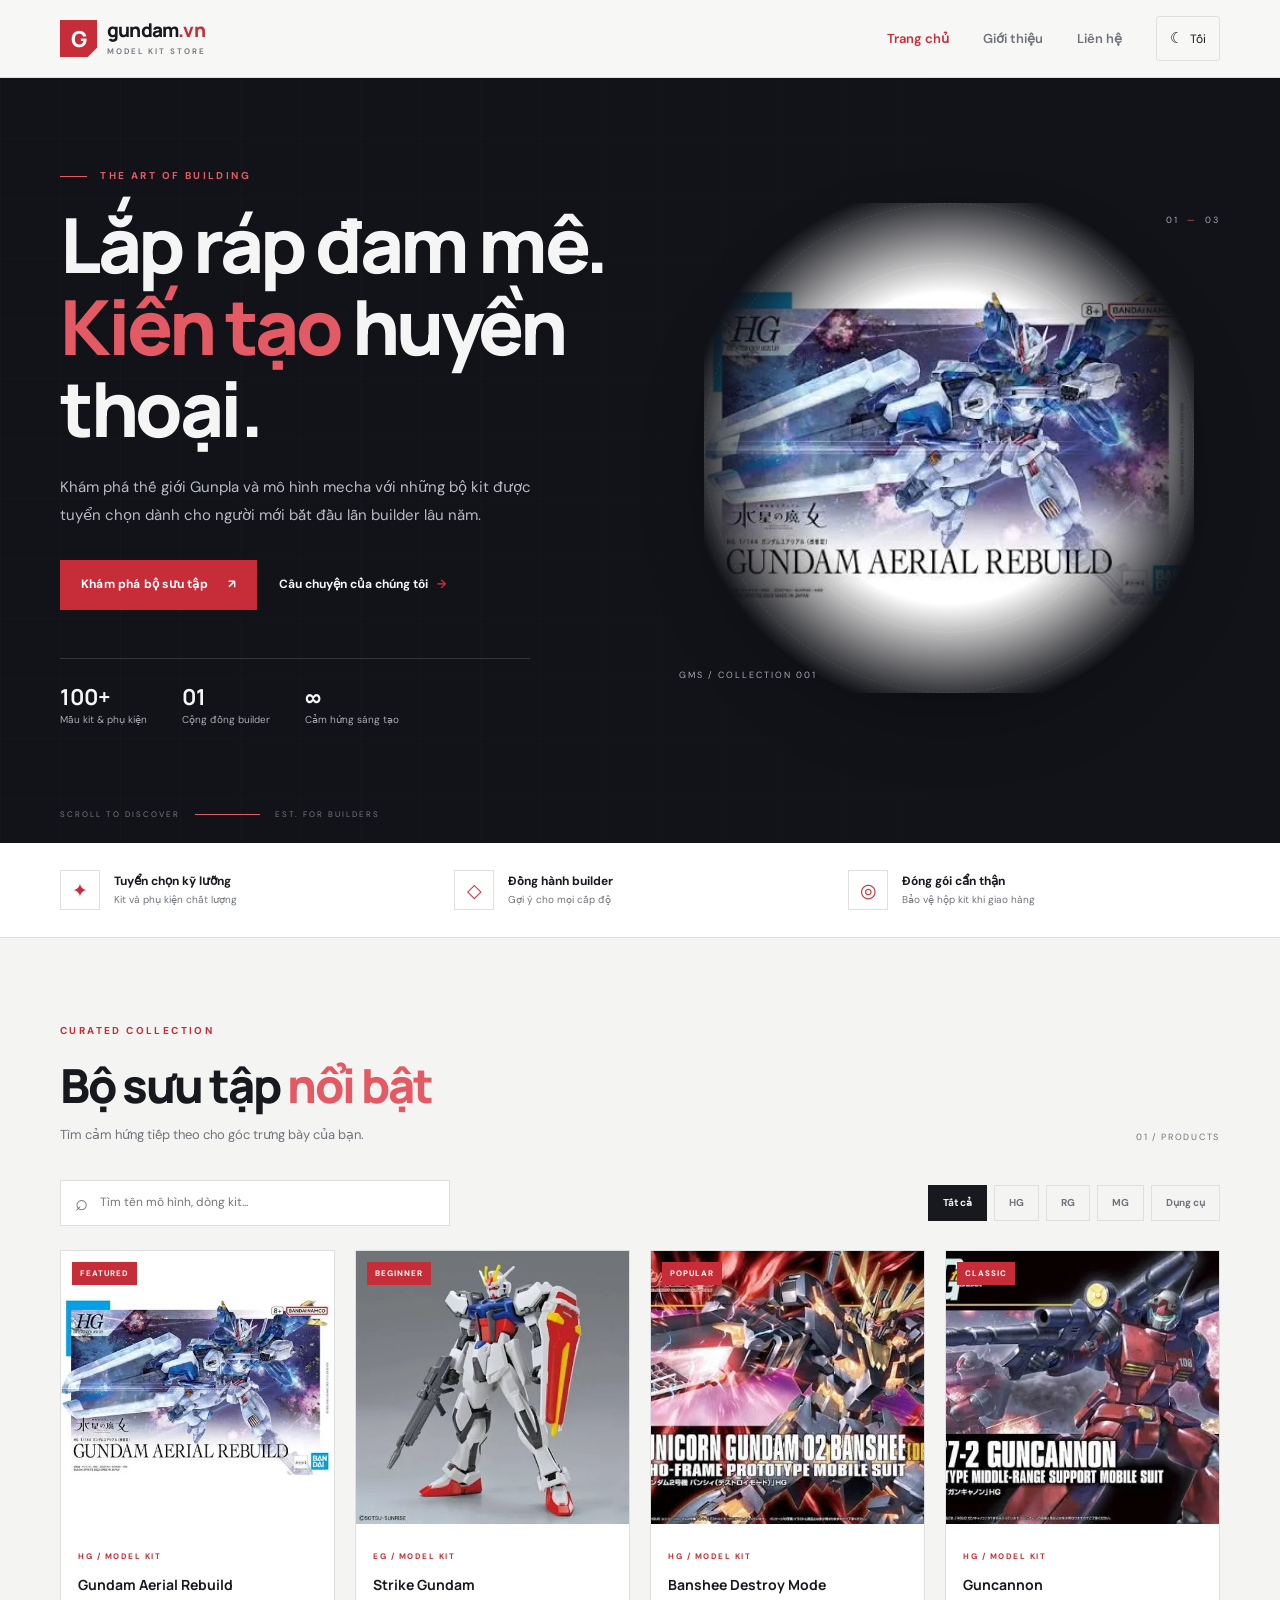
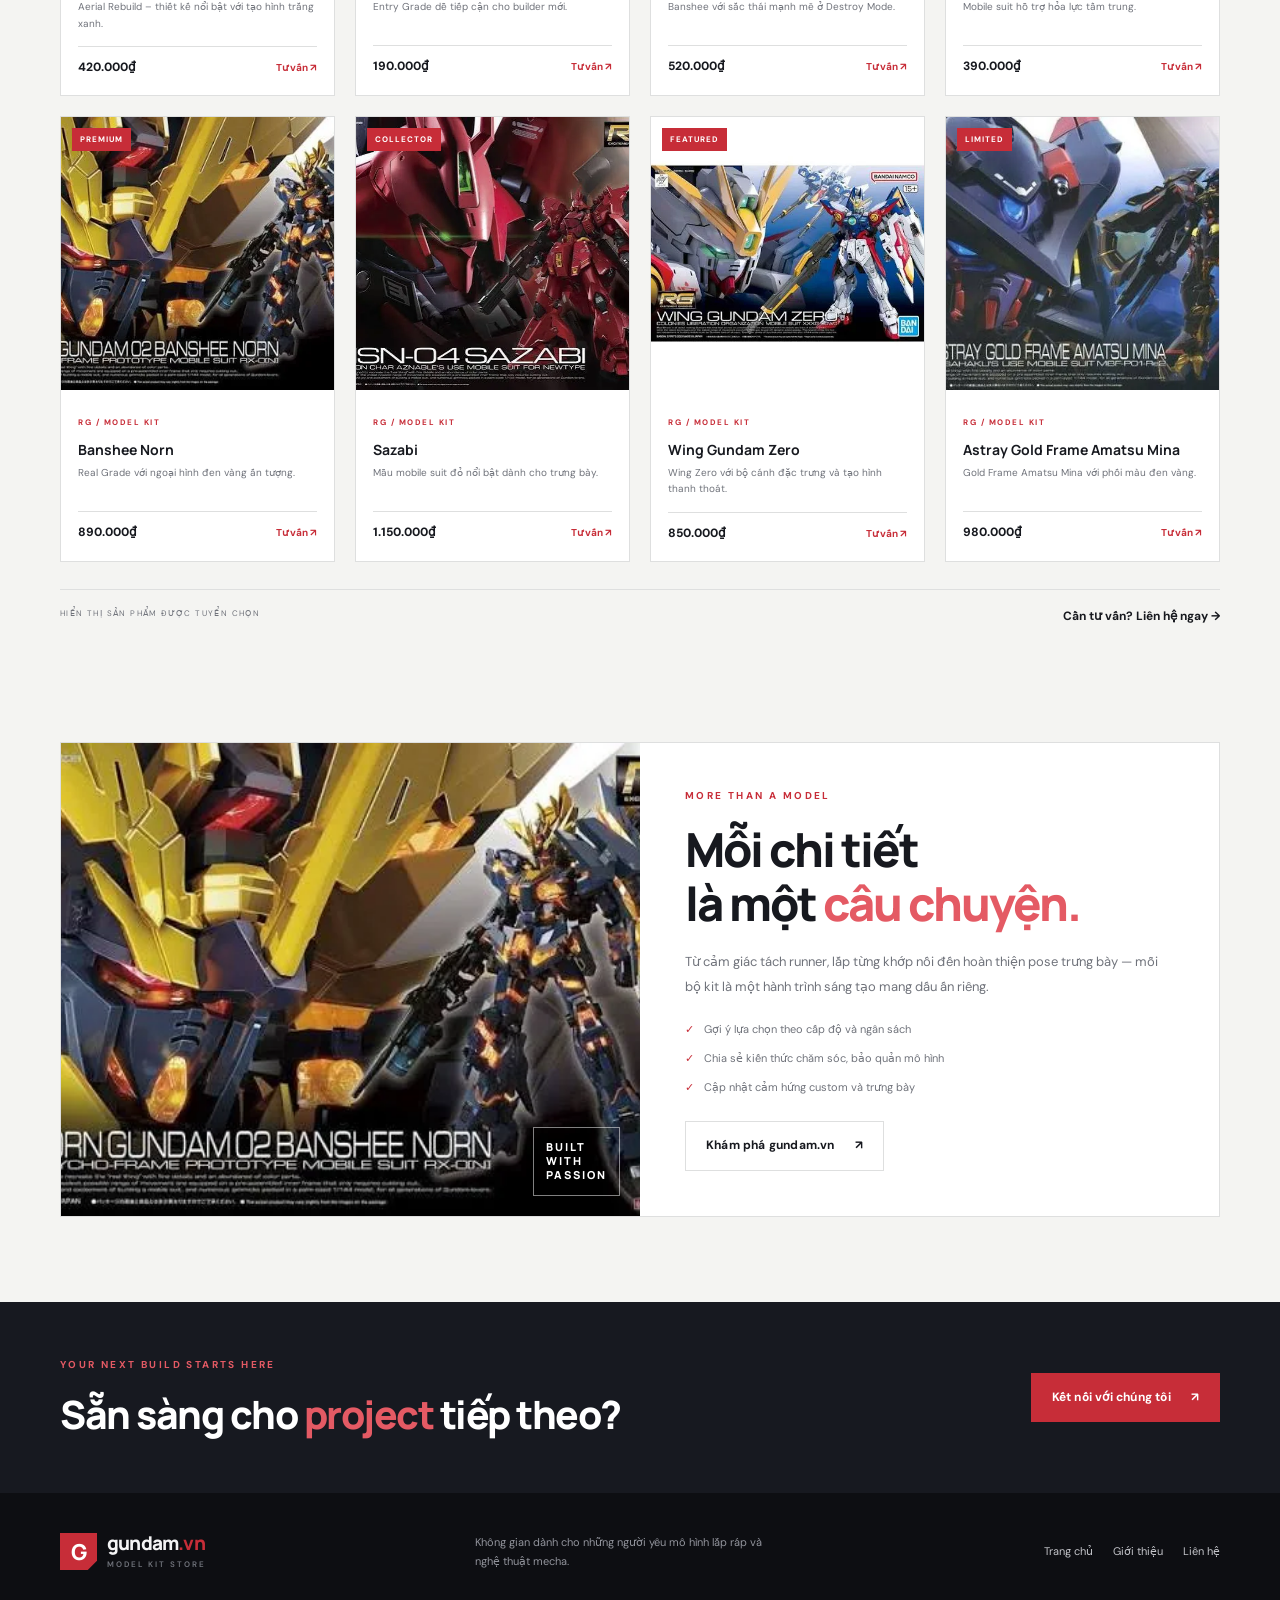
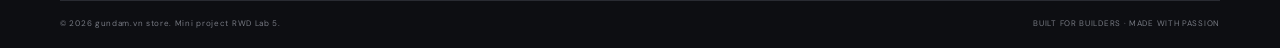
<file: index.html>
<!DOCTYPE html>
<html lang="vi">
<head>
  <meta charset="UTF-8">
  <meta name="viewport" content="width=device-width, initial-scale=1.0">
  <meta name="description" content="gundam.vn store - khám phá thế giới mô hình Gunpla, phụ kiện và dụng cụ lắp ráp dành cho người đam mê mecha.">
  <meta name="theme-color" content="#101116">
  <meta property="og:type" content="website">
  <meta property="og:title" content="gundam.vn store | Gunpla & Model Kit">
  <meta property="og:description" content="Chọn mô hình yêu thích. Bắt đầu hành trình lắp ráp của bạn.">
  <meta property="og:image" content="assets/img/optimized/aerial-rebuild.webp">
  <title>gundam.vn store | Gunpla & Model Kit</title>
  <link rel="icon" href="favicon.svg" type="image/svg+xml">
  <link rel="preconnect" href="https://fonts.googleapis.com">
  <link rel="preconnect" href="https://fonts.gstatic.com" crossorigin>
  <link href="https://fonts.googleapis.com/css2?family=DM+Sans:wght@400;500;600;700&family=Manrope:wght@400;500;600;700;800&display=swap" rel="stylesheet">
  <link rel="stylesheet" href="assets/css/styles.css">
  <script defer src="assets/js/app.js"></script>
</head>
<body>
  <header class="site-header">
    <div class="container nav-wrap">
      <a class="brand" href="index.html" aria-label="gundam.vn store trang chủ"><span class="brand-mark">G</span><span>gundam<span class="brand-dot">.vn</span><small>MODEL KIT STORE</small></span></a>
      <button class="menu-toggle" aria-label="Mở menu" aria-expanded="false"><span></span><span></span><span></span></button>
      <nav class="main-nav" aria-label="Điều hướng chính">
        <a class="active" href="index.html">Trang chủ</a><a href="pages/about.html">Giới thiệu</a><a href="pages/contact.html">Liên hệ</a>
        <button class="theme-toggle" type="button" aria-label="Bật hoặc tắt giao diện tối"><span class="theme-icon">☾</span><span class="theme-label">Giao diện</span></button>
      </nav>
    </div>
  </header>

  <main>
    <section class="hero">
      <div class="hero-grid"></div>
      <div class="container hero-inner">
        <div class="hero-copy">
          <p class="eyebrow"><span class="eyebrow-line"></span> THE ART OF BUILDING</p>
          <h1>Lắp ráp đam mê.<br><em>Kiến tạo</em> huyền thoại.</h1>
          <p class="hero-desc">Khám phá thế giới Gunpla và mô hình mecha với những bộ kit được tuyển chọn dành cho người mới bắt đầu lẫn builder lâu năm.</p>
          <div class="hero-actions"><a class="btn btn-primary" href="#collection">Khám phá bộ sưu tập <span>↗</span></a><a class="text-link" href="pages/about.html">Câu chuyện của chúng tôi <span>→</span></a></div>
          <div class="hero-meta"><div><strong>100+</strong><span>Mẫu kit & phụ kiện</span></div><div><strong>01</strong><span>Cộng đồng builder</span></div><div><strong>∞</strong><span>Cảm hứng sáng tạo</span></div></div>
        </div>
        <div class="hero-art"><div class="art-orbit orbit-one"></div><div class="art-orbit orbit-two"></div><div class="art-glow"></div><picture><source srcset="assets/img/optimized/aerial-rebuild.webp" type="image/webp"><img src="assets/img/original/aerial-rebuild.jpg" alt="Mô hình mecha lắp ráp tông trắng xanh cao cấp" fetchpriority="high"></picture><span class="art-caption">GMS / COLLECTION 001</span><span class="art-index">01<span>—</span>03</span></div>
      </div>
      <div class="hero-bottom container"><span>SCROLL TO DISCOVER</span><span class="scroll-line"></span><span>EST. FOR BUILDERS</span></div>
    </section>

    <section class="section trust-strip"><div class="container trust-grid"><div><span class="trust-icon">✦</span><p><strong>Tuyển chọn kỹ lưỡng</strong><small>Kit và phụ kiện chất lượng</small></p></div><div><span class="trust-icon">◇</span><p><strong>Đồng hành builder</strong><small>Gợi ý cho mọi cấp độ</small></p></div><div><span class="trust-icon">◎</span><p><strong>Đóng gói cẩn thận</strong><small>Bảo vệ hộp kit khi giao hàng</small></p></div></div></section>

    <section class="section collection-section" id="collection">
      <div class="container">
        <div class="section-heading"><div><p class="eyebrow">CURATED COLLECTION</p><h2>Bộ sưu tập <em>nổi bật</em></h2><p class="section-desc">Tìm cảm hứng tiếp theo cho góc trưng bày của bạn.</p></div><span class="section-count">01 / PRODUCTS</span></div>
        <div class="catalog-tools"><label class="search-box"><span>⌕</span><input id="productSearch" type="search" placeholder="Tìm tên mô hình, dòng kit..." aria-label="Tìm kiếm sản phẩm"></label><div class="filter-group" role="group" aria-label="Lọc danh mục"><button class="filter-btn active" data-category="all">Tất cả</button><button class="filter-btn" data-category="hg">HG</button><button class="filter-btn" data-category="rg">RG</button><button class="filter-btn" data-category="mg">MG</button><button class="filter-btn" data-category="tool">Dụng cụ</button></div></div>
        <div class="product-grid" id="productGrid" aria-live="polite"></div>
        <p class="empty-state" id="emptyState" hidden>Không tìm thấy sản phẩm phù hợp. Hãy thử từ khóa khác nhé.</p>
        <div class="collection-foot"><span>HIỂN THỊ SẢN PHẨM ĐƯỢC TUYỂN CHỌN</span><a class="text-link" href="pages/contact.html">Cần tư vấn? Liên hệ ngay →</a></div>
      </div>
    </section>

    <section class="feature-section section"><div class="container feature-panel"><div class="feature-image"><picture><source srcset="assets/img/optimized/rg-banshee-norn.webp" type="image/webp"><img src="assets/img/original/rg-banshee-norn.jpg" loading="lazy" alt="Mô hình mecha màu đen và vàng phong cách sưu tầm"></picture><span class="feature-stamp">BUILT<br>WITH<br>PASSION</span></div><div class="feature-copy"><p class="eyebrow">MORE THAN A MODEL</p><h2>Mỗi chi tiết<br>là một <em>câu chuyện.</em></h2><p>Từ cảm giác tách runner, lắp từng khớp nối đến hoàn thiện pose trưng bày — mỗi bộ kit là một hành trình sáng tạo mang dấu ấn riêng.</p><ul class="check-list"><li>Gợi ý lựa chọn theo cấp độ và ngân sách</li><li>Chia sẻ kiến thức chăm sóc, bảo quản mô hình</li><li>Cập nhật cảm hứng custom và trưng bày</li></ul><a class="btn btn-outline" href="pages/about.html">Khám phá gundam.vn <span>↗</span></a></div></div></section>

    <section class="cta-section"><div class="container cta-inner"><div><p class="eyebrow">YOUR NEXT BUILD STARTS HERE</p><h2>Sẵn sàng cho <em>project</em> tiếp theo?</h2></div><a class="btn btn-primary" href="pages/contact.html">Kết nối với chúng tôi <span>↗</span></a></div></section>
  </main>
  <footer class="site-footer"><div class="container footer-main"><a class="brand" href="index.html"><span class="brand-mark">G</span><span>gundam<span class="brand-dot">.vn</span><small>MODEL KIT STORE</small></span></a><p>Không gian dành cho những người yêu mô hình lắp ráp và nghệ thuật mecha.</p><div class="footer-links"><a href="index.html">Trang chủ</a><a href="pages/about.html">Giới thiệu</a><a href="pages/contact.html">Liên hệ</a></div></div><div class="container footer-bottom"><span>© 2026 gundam.vn store. Mini project RWD Lab 5.</span><span>BUILT FOR BUILDERS · MADE WITH PASSION</span></div></footer>
  <button class="back-to-top" id="backToTop" aria-label="Lên đầu trang">↑</button>
</body>
</html>
</file>
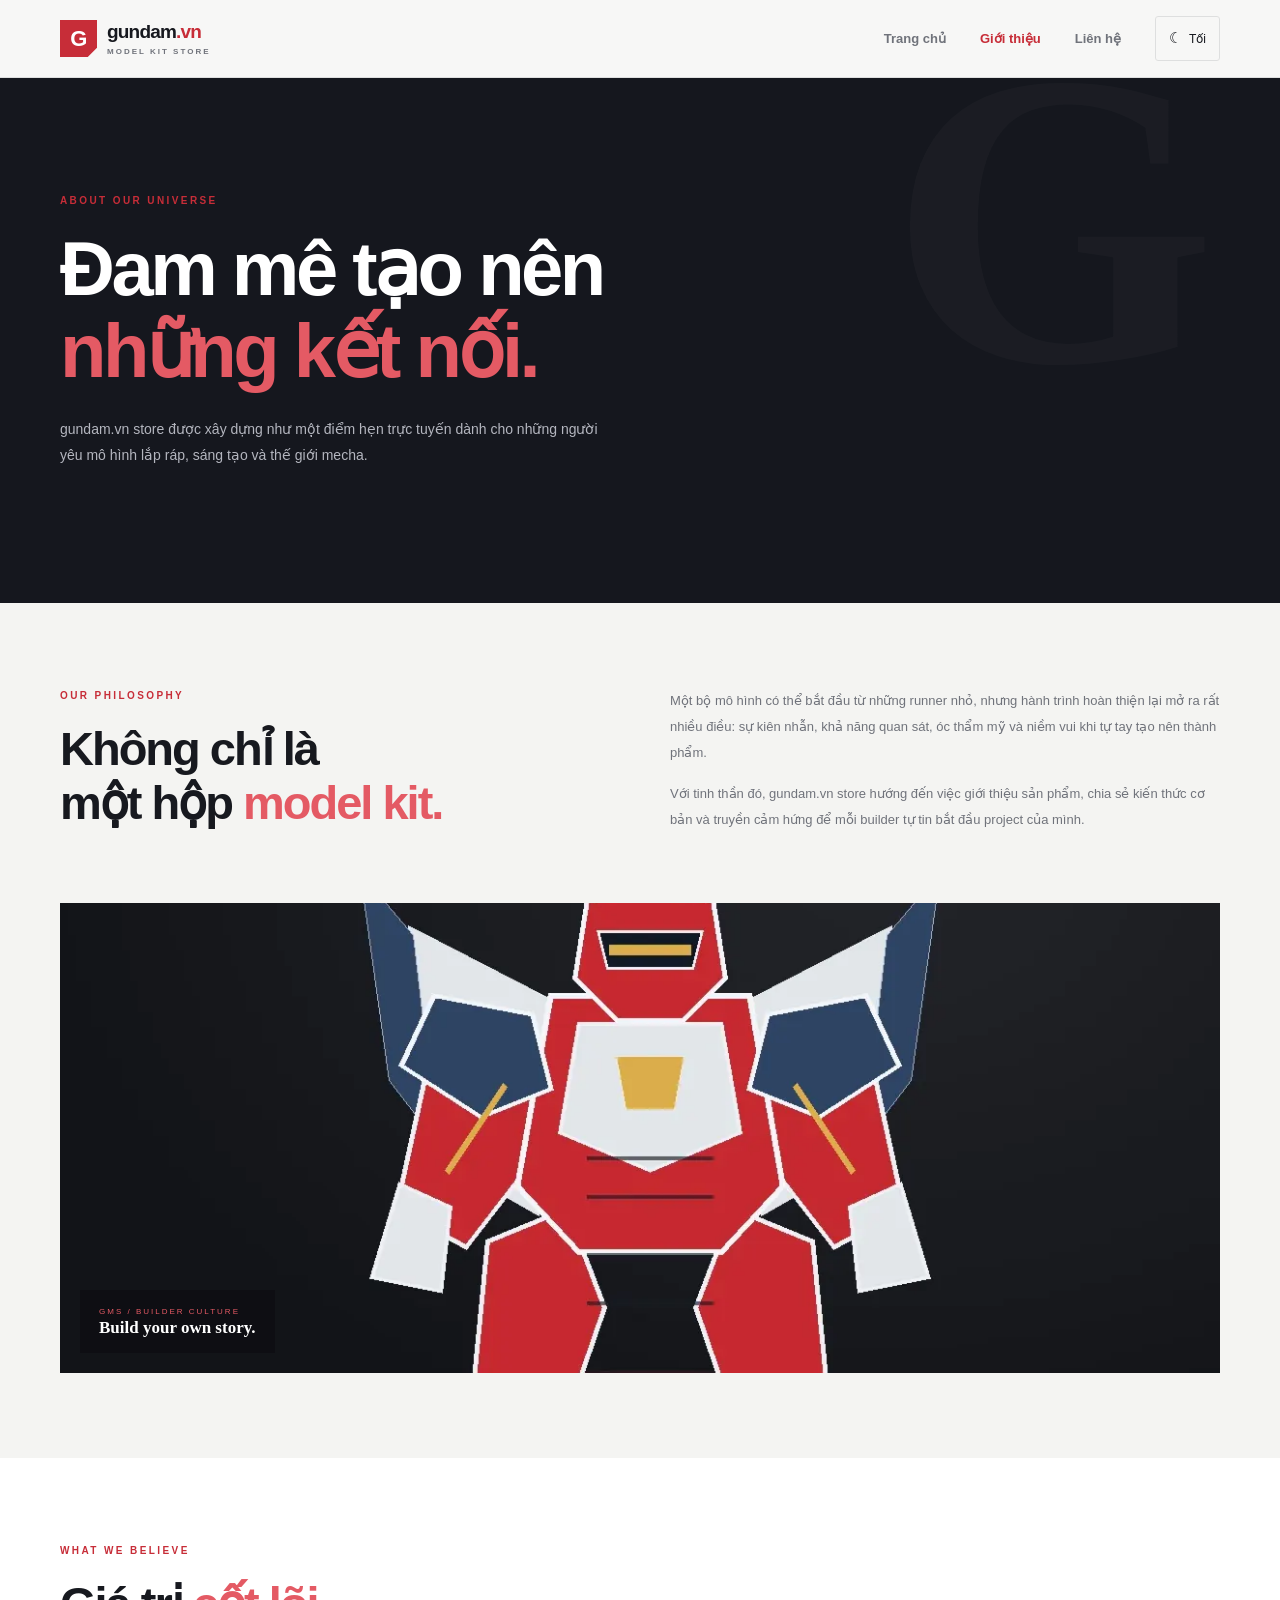
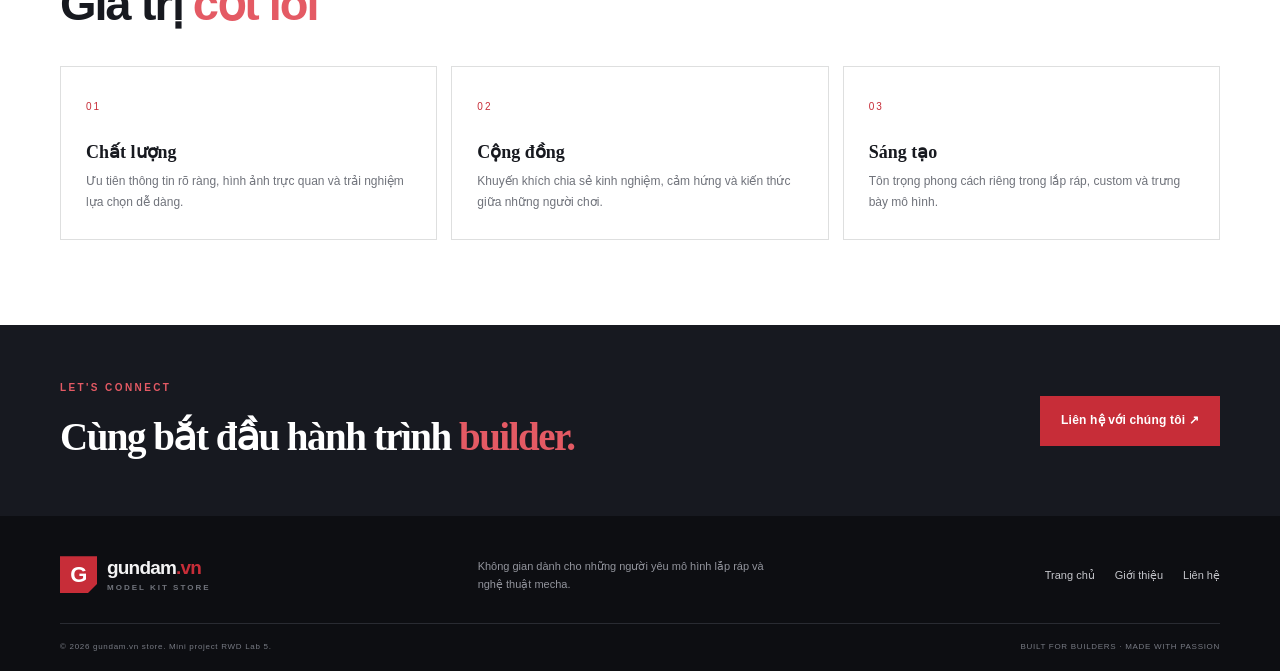
<file: pages/about.html>
<!DOCTYPE html>
<html lang="vi">
<head>
  <meta charset="UTF-8"><meta name="viewport" content="width=device-width, initial-scale=1.0">
  <meta name="description" content="Tìm hiểu câu chuyện, giá trị và định hướng của gundam.vn store - không gian dành cho cộng đồng Gunpla.">
  <meta property="og:type" content="website"><meta property="og:title" content="Giới thiệu | gundam.vn store"><meta property="og:description" content="Một không gian dành cho những người yêu mô hình lắp ráp."><meta property="og:image" content="../assets/img/optimized/rg-wing-zero.webp">
  <title>Giới thiệu | gundam.vn store</title><link rel="icon" href="../favicon.svg" type="image/svg+xml"><link rel="stylesheet" href="../assets/css/styles.css"><script defer src="../assets/js/app.js"></script>
</head>
<body>
<header class="site-header"><div class="container nav-wrap"><a class="brand" href="../index.html"><span class="brand-mark">G</span><span>gundam<span class="brand-dot">.vn</span><small>MODEL KIT STORE</small></span></a><button class="menu-toggle" aria-label="Mở menu" aria-expanded="false"><span></span><span></span><span></span></button><nav class="main-nav"><a href="../index.html">Trang chủ</a><a class="active" href="about.html">Giới thiệu</a><a href="contact.html">Liên hệ</a><button class="theme-toggle" type="button" aria-label="Bật hoặc tắt giao diện tối"><span class="theme-icon">☾</span><span class="theme-label">Giao diện</span></button></nav></div></header>
<main><section class="page-hero"><div class="container"><p class="eyebrow">ABOUT OUR UNIVERSE</p><h1>Đam mê tạo nên<br><em>những kết nối.</em></h1><p>gundam.vn store được xây dựng như một điểm hẹn trực tuyến dành cho những người yêu mô hình lắp ráp, sáng tạo và thế giới mecha.</p></div></section>
<section class="section about-story"><div class="container about-grid"><div><p class="eyebrow">OUR PHILOSOPHY</p><h2>Không chỉ là<br>một hộp <em>model kit.</em></h2></div><div class="story-copy"><p>Một bộ mô hình có thể bắt đầu từ những runner nhỏ, nhưng hành trình hoàn thiện lại mở ra rất nhiều điều: sự kiên nhẫn, khả năng quan sát, óc thẩm mỹ và niềm vui khi tự tay tạo nên thành phẩm.</p><p>Với tinh thần đó, gundam.vn store hướng đến việc giới thiệu sản phẩm, chia sẻ kiến thức cơ bản và truyền cảm hứng để mỗi builder tự tin bắt đầu project của mình.</p></div></div><div class="container about-image"><picture><source srcset="../assets/img/optimized/unit-03.webp" type="image/webp"><img src="../assets/img/original/rg-wing-zero.jpg" loading="lazy" alt="Mô hình mecha đỏ trắng trong bộ sưu tập"></picture><div class="image-note"><span>GMS / BUILDER CULTURE</span><strong>Build your own story.</strong></div></div></section>
<section class="section values-section"><div class="container"><div class="section-heading"><div><p class="eyebrow">WHAT WE BELIEVE</p><h2>Giá trị <em>cốt lõi</em></h2></div></div><div class="values-grid"><article class="value-card"><span>01</span><h3>Chất lượng</h3><p>Ưu tiên thông tin rõ ràng, hình ảnh trực quan và trải nghiệm lựa chọn dễ dàng.</p></article><article class="value-card"><span>02</span><h3>Cộng đồng</h3><p>Khuyến khích chia sẻ kinh nghiệm, cảm hứng và kiến thức giữa những người chơi.</p></article><article class="value-card"><span>03</span><h3>Sáng tạo</h3><p>Tôn trọng phong cách riêng trong lắp ráp, custom và trưng bày mô hình.</p></article></div></div></section>
<section class="cta-section"><div class="container cta-inner"><div><p class="eyebrow">LET'S CONNECT</p><h2>Cùng bắt đầu hành trình <em>builder.</em></h2></div><a class="btn btn-primary" href="contact.html">Liên hệ với chúng tôi ↗</a></div></section></main>
<footer class="site-footer"><div class="container footer-main"><a class="brand" href="../index.html"><span class="brand-mark">G</span><span>gundam<span class="brand-dot">.vn</span><small>MODEL KIT STORE</small></span></a><p>Không gian dành cho những người yêu mô hình lắp ráp và nghệ thuật mecha.</p><div class="footer-links"><a href="../index.html">Trang chủ</a><a href="about.html">Giới thiệu</a><a href="contact.html">Liên hệ</a></div></div><div class="container footer-bottom"><span>© 2026 gundam.vn store. Mini project RWD Lab 5.</span><span>BUILT FOR BUILDERS · MADE WITH PASSION</span></div></footer><button class="back-to-top" id="backToTop" aria-label="Lên đầu trang">↑</button>
</body></html>
</file>
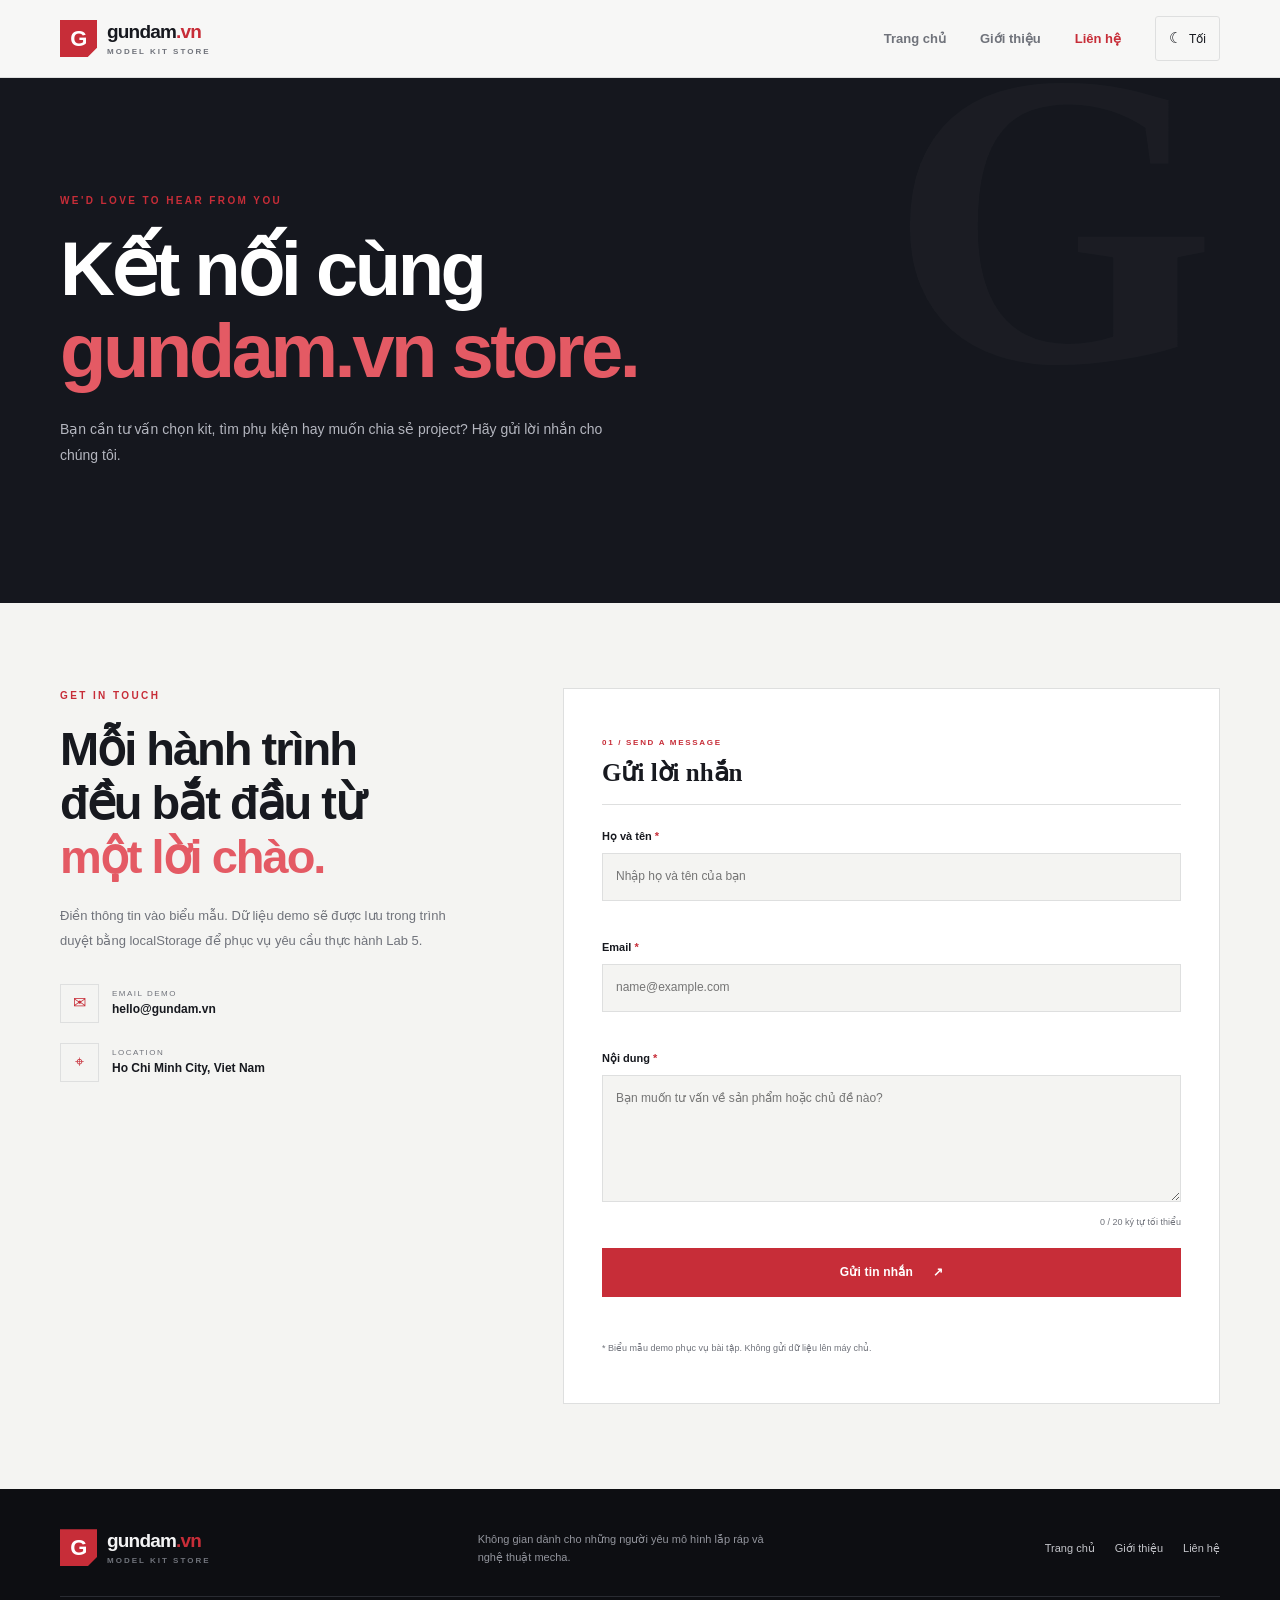
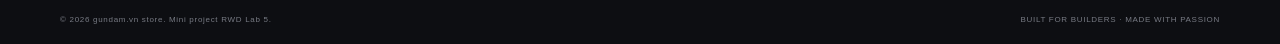
<file: pages/contact.html>
<!DOCTYPE html>
<html lang="vi">
<head>
<meta charset="UTF-8"><meta name="viewport" content="width=device-width, initial-scale=1.0">
<meta name="description" content="Liên hệ gundam.vn store để được tư vấn chọn Gunpla, phụ kiện và dụng cụ lắp ráp phù hợp.">
<meta property="og:type" content="website"><meta property="og:title" content="Liên hệ | gundam.vn store"><meta property="og:description" content="Gửi câu hỏi hoặc yêu cầu tư vấn cho gundam.vn store."><meta property="og:image" content="../assets/img/optimized/aerial-rebuild.webp">
<title>Liên hệ | gundam.vn store</title><link rel="icon" href="../favicon.svg" type="image/svg+xml"><link rel="stylesheet" href="../assets/css/styles.css"><script defer src="../assets/js/app.js"></script>
</head>
<body>
<header class="site-header"><div class="container nav-wrap"><a class="brand" href="../index.html"><span class="brand-mark">G</span><span>gundam<span class="brand-dot">.vn</span><small>MODEL KIT STORE</small></span></a><button class="menu-toggle" aria-label="Mở menu" aria-expanded="false"><span></span><span></span><span></span></button><nav class="main-nav"><a href="../index.html">Trang chủ</a><a href="about.html">Giới thiệu</a><a class="active" href="contact.html">Liên hệ</a><button class="theme-toggle" type="button" aria-label="Bật hoặc tắt giao diện tối"><span class="theme-icon">☾</span><span class="theme-label">Giao diện</span></button></nav></div></header>
<main><section class="page-hero contact-hero"><div class="container"><p class="eyebrow">WE'D LOVE TO HEAR FROM YOU</p><h1>Kết nối cùng<br><em>gundam.vn store.</em></h1><p>Bạn cần tư vấn chọn kit, tìm phụ kiện hay muốn chia sẻ project? Hãy gửi lời nhắn cho chúng tôi.</p></div></section>
<section class="section contact-section"><div class="container contact-layout"><div class="contact-aside"><p class="eyebrow">GET IN TOUCH</p><h2>Mỗi hành trình<br>đều bắt đầu từ<br><em>một lời chào.</em></h2><p>Điền thông tin vào biểu mẫu. Dữ liệu demo sẽ được lưu trong trình duyệt bằng localStorage để phục vụ yêu cầu thực hành Lab 5.</p><div class="contact-detail"><span>✉</span><div><small>EMAIL DEMO</small><strong>hello@gundam.vn</strong></div></div><div class="contact-detail"><span>⌖</span><div><small>LOCATION</small><strong>Ho Chi Minh City, Viet Nam</strong></div></div></div>
<form class="contact-form" id="contactForm" novalidate><div class="form-heading"><span>01 / SEND A MESSAGE</span><h3>Gửi lời nhắn</h3></div><div class="form-field"><label for="fullName">Họ và tên <b>*</b></label><input id="fullName" name="fullName" type="text" placeholder="Nhập họ và tên của bạn"><small class="field-error" id="nameError"></small></div><div class="form-field"><label for="email">Email <b>*</b></label><input id="email" name="email" type="email" placeholder="name@example.com"><small class="field-error" id="emailError"></small></div><div class="form-field"><label for="message">Nội dung <b>*</b></label><textarea id="message" name="message" rows="5" placeholder="Bạn muốn tư vấn về sản phẩm hoặc chủ đề nào?"></textarea><div class="field-foot"><small class="field-error" id="messageError"></small><small id="charCount">0 / 20 ký tự tối thiểu</small></div></div><button class="btn btn-primary submit-btn" type="submit">Gửi tin nhắn <span>↗</span></button><p class="form-status" id="formStatus" role="status" aria-live="polite"></p><p class="privacy-note">* Biểu mẫu demo phục vụ bài tập. Không gửi dữ liệu lên máy chủ.</p></form></div></section></main>
<footer class="site-footer"><div class="container footer-main"><a class="brand" href="../index.html"><span class="brand-mark">G</span><span>gundam<span class="brand-dot">.vn</span><small>MODEL KIT STORE</small></span></a><p>Không gian dành cho những người yêu mô hình lắp ráp và nghệ thuật mecha.</p><div class="footer-links"><a href="../index.html">Trang chủ</a><a href="about.html">Giới thiệu</a><a href="contact.html">Liên hệ</a></div></div><div class="container footer-bottom"><span>© 2026 gundam.vn store. Mini project RWD Lab 5.</span><span>BUILT FOR BUILDERS · MADE WITH PASSION</span></div></footer><button class="back-to-top" id="backToTop" aria-label="Lên đầu trang">↑</button>
</body></html>
</file>
<file: assets/css/styles.css>
/* gundam.vn store — RWD Lab 5 | Mobile-first responsive styles */
:root{--bg:#f4f4f2;--surface:#fff;--text:#17191f;--muted:#70737b;--line:#dedfdf;--accent:#c72d38;--accent-dark:#9e1e29;--soft:#ececea;--header:rgba(248,248,246,.88);--shadow:0 18px 50px rgba(20,22,28,.09);--radius:4px}
body.dark{--bg:#101116;--surface:#181a21;--text:#f1f1f2;--muted:#a3a5ad;--line:#30323b;--accent:#e14a54;--accent-dark:#bd303b;--soft:#22242c;--header:rgba(16,17,22,.9);--shadow:0 18px 50px rgba(0,0,0,.28)}
*{box-sizing:border-box}html{scroll-behavior:smooth;scroll-padding-top:90px}body{margin:0;background:var(--bg);color:var(--text);font-family:"DM Sans",Arial,sans-serif;line-height:1.65;transition:background .25s,color .25s}img{display:block;max-width:100%}a{color:inherit;text-decoration:none}button,input,textarea{font:inherit}.container{width:min(1160px,calc(100% - 40px));margin-inline:auto}.site-header{height:78px;position:sticky;top:0;z-index:50;background:var(--header);backdrop-filter:blur(18px);border-bottom:1px solid var(--line)}.nav-wrap{height:100%;display:flex;align-items:center;justify-content:space-between}.brand{display:flex;align-items:center;gap:10px;font-family:Manrope,sans-serif;font-weight:800;font-size:19px;letter-spacing:-.8px;line-height:1}.brand-mark{width:37px;height:37px;background:var(--accent);color:#fff;display:grid;place-items:center;font-size:22px;font-weight:800;clip-path:polygon(0 0,100% 0,100% 75%,75% 100%,0 100%)}.brand-dot{color:var(--accent)}.brand small{display:block;font:600 8px "DM Sans",sans-serif;letter-spacing:2px;color:var(--muted);margin-top:6px}.main-nav{display:none;align-items:center;gap:34px}.main-nav>a{font-size:13px;color:var(--muted);font-weight:600;transition:color .2s}.main-nav>a:hover,.main-nav>a.active{color:var(--accent)}.theme-toggle{border:1px solid var(--line);background:transparent;color:var(--text);padding:9px 13px;font-size:12px;cursor:pointer;border-radius:3px}.theme-icon{font-size:15px;margin-right:7px}.menu-toggle{width:42px;height:42px;border:1px solid var(--line);background:transparent;display:flex;flex-direction:column;justify-content:center;align-items:center;gap:5px;cursor:pointer}.menu-toggle span{width:17px;height:1.5px;background:var(--text);transition:.2s}.menu-toggle[aria-expanded=true] span:first-child{transform:translateY(6.5px) rotate(45deg)}.menu-toggle[aria-expanded=true] span:nth-child(2){opacity:0}.menu-toggle[aria-expanded=true] span:last-child{transform:translateY(-6.5px) rotate(-45deg)}.main-nav.is-open{display:flex;position:absolute;top:77px;left:0;right:0;padding:22px 20px 26px;background:var(--surface);border-bottom:1px solid var(--line);box-shadow:var(--shadow);flex-direction:column;align-items:stretch;gap:18px}.main-nav.is-open a{padding:5px 0}.main-nav.is-open .theme-toggle{align-self:flex-start}
.hero{position:relative;overflow:hidden;background:#111319;color:#f5f5f6;min-height:650px}.hero-grid{position:absolute;inset:0;opacity:.12;background-image:linear-gradient(rgba(255,255,255,.12) 1px,transparent 1px),linear-gradient(90deg,rgba(255,255,255,.12) 1px,transparent 1px);background-size:60px 60px;mask-image:linear-gradient(90deg,black,transparent)}.hero-inner{position:relative;display:grid;grid-template-columns:1fr;align-items:center;gap:20px;padding-top:78px;padding-bottom:70px}.hero-copy{z-index:2}.eyebrow{font-size:10px;font-weight:700;letter-spacing:2.4px;color:var(--accent);margin:0 0 18px}.hero .eyebrow{color:#e65a64}.eyebrow-line{display:inline-block;width:27px;height:1px;background:currentColor;vertical-align:middle;margin-right:9px}.hero h1,.page-hero h1{font:800 clamp(42px,7vw,76px)/1.08 Manrope,sans-serif;letter-spacing:-3.5px;margin:0 0 24px}.hero h1 em,.page-hero h1 em,.section-heading h2 em,.feature-copy h2 em,.cta-inner h2 em,.about-grid h2 em,.contact-aside h2 em{font-style:normal;color:#e45a64}.hero-desc{max-width:500px;color:#b9bbc3;font-size:15px;line-height:1.9}.hero-actions{display:flex;flex-wrap:wrap;align-items:center;gap:22px;margin-top:30px}.btn{display:inline-flex;align-items:center;justify-content:center;gap:20px;padding:14px 20px;border:1px solid transparent;font-size:12px;font-weight:700;letter-spacing:.2px;cursor:pointer;transition:transform .2s,background .2s}.btn:hover{transform:translateY(-2px)}.btn-primary{background:var(--accent);color:#fff}.btn-primary:hover{background:var(--accent-dark)}.btn-outline{border-color:var(--line);color:var(--text);background:transparent}.text-link{font-size:12px;font-weight:700;color:inherit}.text-link span{color:var(--accent);margin-left:6px}.hero-meta{display:flex;gap:25px;margin-top:48px;padding-top:23px;border-top:1px solid rgba(255,255,255,.15);max-width:470px}.hero-meta div{display:flex;flex-direction:column}.hero-meta strong{font:700 22px Manrope}.hero-meta span{font-size:10px;color:#a9abb4}.hero-art{position:relative;min-height:330px;display:grid;place-items:center}.hero-art picture{position:relative;z-index:2;width:min(100%,430px);filter:drop-shadow(0 30px 35px rgba(0,0,0,.45))}.hero-art img{width:100%;mix-blend-mode:screen;mask-image:radial-gradient(ellipse,black 45%,transparent 76%)}.art-orbit{position:absolute;border:1px solid rgba(255,255,255,.13);border-radius:50%;aspect-ratio:1}.orbit-one{width:300px}.orbit-two{width:390px;border-style:dashed;opacity:.6}.art-glow{position:absolute;width:250px;height:250px;border-radius:50%;background:rgba(190,35,48,.2);filter:blur(65px)}.art-caption,.art-index{position:absolute;z-index:3;font-size:9px;letter-spacing:2px;color:#a9abb4}.art-caption{bottom:15px;left:0}.art-index{right:0;top:15px}.art-index span{color:#e65a64;margin:0 8px}.hero-bottom{position:relative;display:flex;align-items:center;gap:15px;padding-bottom:22px;color:#777b85;font-size:8px;letter-spacing:2px}.scroll-line{height:1px;width:65px;background:#e45a64}
.section{padding:85px 0}.trust-strip{padding:27px 0;border-bottom:1px solid var(--line);background:var(--surface)}.trust-grid{display:grid;gap:22px}.trust-grid>div{display:flex;align-items:center;gap:14px}.trust-icon{width:40px;height:40px;border:1px solid var(--line);display:grid;place-items:center;color:var(--accent);font-size:19px}.trust-grid p{margin:0;display:flex;flex-direction:column}.trust-grid strong{font-size:12px}.trust-grid small{font-size:10px;color:var(--muted)}.section-heading{display:flex;justify-content:space-between;align-items:end;gap:20px;margin-bottom:35px}.section-heading h2,.feature-copy h2,.about-grid h2,.contact-aside h2{font:800 clamp(31px,4vw,47px)/1.15 Manrope,sans-serif;letter-spacing:-2px;margin:0}.section-desc{font-size:13px;color:var(--muted);margin:12px 0 0}.section-count{font-size:9px;letter-spacing:1.7px;color:var(--muted);white-space:nowrap}.catalog-tools{display:flex;flex-direction:column;gap:15px;margin-bottom:24px}.search-box{height:46px;display:flex;align-items:center;gap:10px;padding:0 14px;border:1px solid var(--line);background:var(--surface);max-width:390px;flex:1}.search-box span{font-size:22px;color:var(--muted)}.search-box input{border:0;outline:0;background:transparent;color:var(--text);width:100%;font-size:12px}.filter-group{display:flex;gap:7px;flex-wrap:wrap}.filter-btn{border:1px solid var(--line);background:transparent;color:var(--muted);padding:9px 14px;font-size:10px;font-weight:700;cursor:pointer}.filter-btn.active,.filter-btn:hover{background:var(--text);color:var(--bg);border-color:var(--text)}.product-grid{display:grid;grid-template-columns:repeat(2,minmax(0,1fr));gap:13px}.product-card{background:var(--surface);border:1px solid var(--line);min-width:0;transition:transform .25s,box-shadow .25s}.product-card:hover{transform:translateY(-5px);box-shadow:var(--shadow)}.product-visual{position:relative;background:#171920;aspect-ratio:1.05;overflow:hidden}.product-visual img{width:100%;height:100%;object-fit:cover;transition:transform .5s}.product-card:hover .product-visual img{transform:scale(1.05)}.product-tag{position:absolute;top:11px;left:11px;background:var(--accent);color:white;padding:5px 8px;font-size:8px;font-weight:700;letter-spacing:1px}.product-info{padding:14px}.product-type{font-size:8px;letter-spacing:1.5px;color:var(--accent);font-weight:700}.product-info h3{font:700 13px/1.4 Manrope,sans-serif;margin:7px 0 5px}.product-info p{font-size:10px;color:var(--muted);margin:0;min-height:32px}.product-bottom{display:flex;justify-content:space-between;align-items:center;margin-top:14px;padding-top:11px;border-top:1px solid var(--line)}.product-price{font-size:12px;font-weight:800}.product-link{font-size:10px;color:var(--accent);font-weight:700}.empty-state{padding:35px;text-align:center;color:var(--muted);border:1px dashed var(--line)}.collection-foot{display:flex;justify-content:space-between;gap:15px;margin-top:27px;padding-top:17px;border-top:1px solid var(--line)}.collection-foot>span{font-size:8px;letter-spacing:1.4px;color:var(--muted)}.feature-section{padding-top:30px}.feature-panel{display:grid;background:var(--surface);border:1px solid var(--line)}.feature-image{position:relative;min-height:290px;background:#171920;overflow:hidden}.feature-image img{width:100%;height:100%;position:absolute;inset:0;object-fit:cover}.feature-stamp{position:absolute;right:20px;bottom:20px;border:1px solid rgba(255,255,255,.5);color:#fff;padding:12px;font:800 11px/1.3 Manrope;letter-spacing:2px}.feature-copy{padding:35px}.feature-copy>p:not(.eyebrow){font-size:13px;color:var(--muted);line-height:1.9;margin:20px 0}.check-list{list-style:none;padding:0;margin:0 0 25px}.check-list li{font-size:11px;margin:11px 0;color:var(--muted)}.check-list li:before{content:"✓";color:var(--accent);margin-right:10px}.cta-section{background:#171920;color:#fff;padding:55px 0}.cta-inner{display:flex;flex-direction:column;align-items:flex-start;gap:25px}.cta-inner h2{font:800 clamp(26px,4vw,39px)/1.2 Manrope;letter-spacing:-1.5px;margin:0}.cta-inner .eyebrow{color:#e45a64}.site-footer{background:#0d0e12;color:#f3f3f4;padding:40px 0 18px}.footer-main{display:flex;flex-direction:column;gap:18px;padding-bottom:30px}.footer-main .brand{align-self:flex-start}.footer-main p{font-size:11px;color:#92949c;max-width:300px;margin:0}.footer-links{display:flex;gap:20px;flex-wrap:wrap}.footer-links a{font-size:11px;color:#c4c5ca}.footer-bottom{border-top:1px solid #292b32;padding-top:16px;display:flex;flex-direction:column;gap:7px;color:#777a83;font-size:8px;letter-spacing:.7px}.back-to-top{position:fixed;right:18px;bottom:18px;width:42px;height:42px;background:var(--accent);color:#fff;border:0;font-size:20px;cursor:pointer;opacity:0;visibility:hidden;transform:translateY(10px);transition:.2s;z-index:40}.back-to-top.visible{opacity:1;visibility:visible;transform:translateY(0)}
.page-hero{background:#15171e;color:#fff;padding:85px 0 90px;position:relative;overflow:hidden}.page-hero:after{content:"G";position:absolute;right:5%;top:-100px;font:800 420px Manrope;color:rgba(255,255,255,.025)}.page-hero .container{position:relative;z-index:1}.page-hero h1{font-size:clamp(43px,7vw,70px)}.page-hero p:not(.eyebrow){max-width:550px;color:#b4b6bf;font-size:14px;line-height:1.9}.about-grid{display:grid;gap:25px;align-items:start}.story-copy p{font-size:13px;color:var(--muted);line-height:2;margin:0 0 15px}.about-image{position:relative;height:340px;background:#171920;margin-top:55px;overflow:hidden}.about-image img{width:100%;height:100%;object-fit:cover}.image-note{position:absolute;bottom:20px;left:20px;background:rgba(13,14,18,.85);padding:15px 19px;color:#fff;display:flex;flex-direction:column}.image-note span{font-size:8px;letter-spacing:2px;color:#e45a64}.image-note strong{font:700 17px Manrope}.values-section{background:var(--surface)}.values-grid{display:grid;gap:14px}.value-card{border:1px solid var(--line);padding:25px}.value-card>span{font-size:10px;color:var(--accent);letter-spacing:2px}.value-card h3{font:700 18px Manrope;margin:22px 0 8px}.value-card p{font-size:12px;color:var(--muted);line-height:1.8;margin:0}.contact-layout{display:grid;gap:45px}.contact-aside>p:not(.eyebrow){font-size:13px;color:var(--muted);line-height:1.9;max-width:390px;margin:20px 0 30px}.contact-detail{display:flex;align-items:center;gap:13px;margin:20px 0}.contact-detail>span{width:39px;height:39px;border:1px solid var(--line);display:grid;place-items:center;color:var(--accent)}.contact-detail div{display:flex;flex-direction:column}.contact-detail small{font-size:8px;letter-spacing:1.5px;color:var(--muted)}.contact-detail strong{font-size:12px}.contact-form{background:var(--surface);border:1px solid var(--line);padding:25px}.form-heading{border-bottom:1px solid var(--line);padding-bottom:17px;margin-bottom:22px}.form-heading span{font-size:8px;letter-spacing:1.7px;color:var(--accent);font-weight:700}.form-heading h3{font:800 25px Manrope;margin:5px 0 0}.form-field{margin:17px 0}.form-field label{display:block;font-size:11px;font-weight:700;margin-bottom:8px}.form-field label b{color:var(--accent)}.form-field input,.form-field textarea{width:100%;border:1px solid var(--line);background:var(--bg);color:var(--text);padding:13px;font-size:12px;outline:none;resize:vertical}.form-field input:focus,.form-field textarea:focus{border-color:var(--accent)}.form-field input.invalid,.form-field textarea.invalid{border-color:#d33b45}.field-error{display:block;color:#d33b45;font-size:10px;min-height:16px;margin-top:4px}.field-foot{display:flex;justify-content:space-between;gap:10px}.field-foot>small:last-child{font-size:9px;color:var(--muted);margin-top:4px}.submit-btn{width:100%}.form-status{font-size:12px;font-weight:700;min-height:20px}.form-status.success{color:#21875b}.form-status.error{color:#d33b45}.privacy-note{font-size:9px;color:var(--muted)}
@media(min-width:600px){.container{width:min(1160px,calc(100% - 64px))}.main-nav{display:flex}.menu-toggle{display:none}.hero-inner{grid-template-columns:1.05fr .95fr;padding-top:90px;padding-bottom:80px}.hero-art{min-height:430px}.hero-meta{gap:35px}.trust-grid{grid-template-columns:repeat(3,1fr)}.catalog-tools{flex-direction:row;justify-content:space-between;align-items:center}.product-grid{grid-template-columns:repeat(3,minmax(0,1fr));gap:18px}.feature-panel{grid-template-columns:1fr 1fr}.feature-image{min-height:440px}.feature-copy{padding:45px}.cta-inner{flex-direction:row;justify-content:space-between;align-items:center}.footer-main{flex-direction:row;justify-content:space-between;align-items:center}.footer-bottom{flex-direction:row;justify-content:space-between}.about-grid{grid-template-columns:1fr 1fr;gap:60px}.about-image{height:470px}.values-grid{grid-template-columns:repeat(3,1fr)}.contact-layout{grid-template-columns:.8fr 1.2fr;gap:65px}.contact-form{padding:38px}}
@media(min-width:900px){.hero{min-height:700px}.hero-inner{min-height:620px}.hero-art{min-height:500px}.hero-art picture{width:490px}.orbit-one{width:370px}.orbit-two{width:490px}.product-grid{grid-template-columns:repeat(4,minmax(0,1fr));gap:20px}.product-info{padding:17px}.product-info h3{font-size:14px}.product-visual{aspect-ratio:1}.page-hero{padding:115px 0 120px}.page-hero h1{font-size:76px}}
@media(max-width:380px){.container{width:calc(100% - 28px)}.hero h1{letter-spacing:-2px}.hero-meta{gap:14px}.hero-meta strong{font-size:18px}.product-grid{gap:9px}.product-info{padding:10px}.product-info h3{font-size:11px}.product-info p{font-size:9px}.filter-btn{padding:8px 10px}}
@media(prefers-reduced-motion:reduce){*,*::before,*::after{scroll-behavior:auto!important;transition:none!important;animation:none!important}}
</file>
